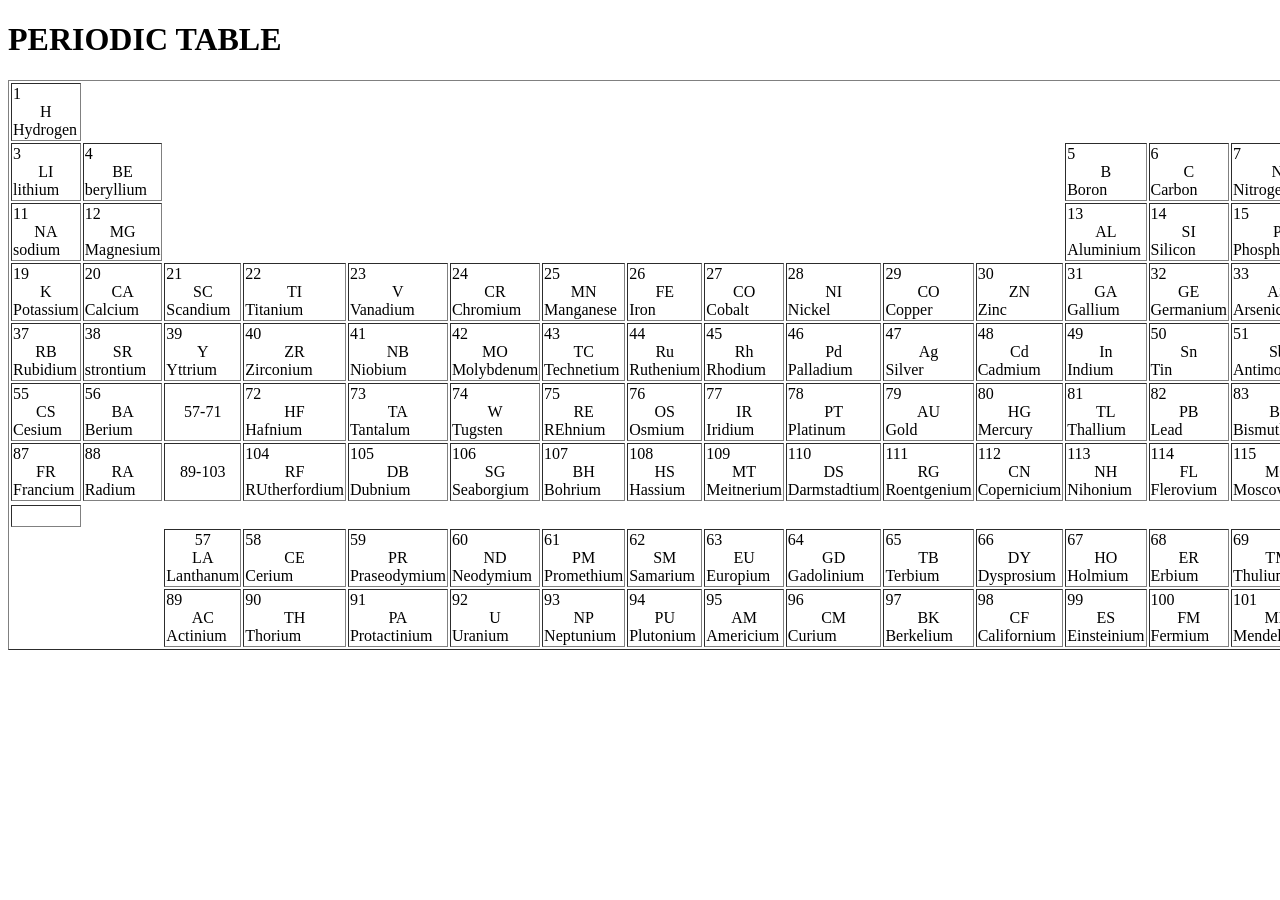
<file: index.html>
<!doctype html>
<html> 
    <head>
        <title align="center  ">PERIODIC TABLE</title>
    </head>
    <body>
        <h1>PERIODIC TABLE</h1>
        <table border="1">
            <tr>
                <td>
                   <div>1</div>
                    <div align="center"> H </div>
                    <div> Hydrogen </div>
                       <td style="border: none;"></td>
                   <td style="border: none;"></td>
                <td style="border: none;"></td>
                <td style="border: none;"></td>
                <td style="border: none;"></td>
                <td style="border: none;"></td>
                <td style="border: none;"></td>
                <td style="border: none;"></td>
                <td style="border: none;"></td>
                <td style="border: none;"></td>
                 <td style="border: none;"></td>
                   <td style="border: none;"></td>
                <td style="border: none;"></td>
                <td style="border: none;"></td>
                <td style="border: none;"></td>
              <td style="border: none;"></td>
                
                <td>
                     <div>2</div>
                    <div align="center"> HE</div>
                    <div> Hellium </div>
                    </td>
                     </tr>
            <tr>
                <td>
                    <div>3</div>    
                    <div align="center">LI</div> 
                    <div>lithium</div>
                    </td>
                    <td>           
                    <div>4</div>
                    <div align="center">BE</div>
                    <div>beryllium</div>
                </td>
                             <td style="border: none;"></td>
                   <td style="border: none;"></td>
                <td style="border: none;"></td>
                <td style="border: none;"></td>
                <td style="border: none;"></td>
                <td style="border: none;"></td>
                <td style="border: none;"></td>
                <td style="border: none;"></td>
                <td style="border: none;"></td>
                <td style="border: none;"></td>

                <td>
                    <div>5</div>
                    <div align="center">B</div>
                    <div>Boron</div>
                </td>
                <td>
                    <div>6</div>
                    <div align="center">C</div>
                    <div>Carbon</div>
                </td>
                <td>
                    <div>7</div>
                    <div align="center">N</div>
                    <div>Nitrogen</div>
                </td>
                <td>
                    <div>8</div>
                    <div align="center">O</div>
                    <div>Oxygen</div>
                </td>
                <td>
                    <div>9</div>
                    <div align="center">F</div>
                    <div>Fluorine</div>
                </td>
                <td>
                    <div>10</div>
                    <div align="center">NE</div>
                    <div>Neon</div>
                </td>
             </tr>
            <tr>
                <td>
                    <div>11</div>
                    <div align="center">NA</div>
                    <div>sodium</div>
                <td>
                    <div>12</div>
                    <div align="center">MG</div>
                    <div>Magnesium</div>
                </td>
                            <td style="border: none;"></td>
                <td style="border: none;"></td>
                <td style="border: none;"></td>
                <td style="border: none;"></td>
                <td style="border: none;"></td>
                <td style="border: none;"></td>
                <td style="border: none;"></td>
                <td style="border: none;"></td>
                <td style="border: none;"></td>
                <td style="border: none;"></td>
                <td>
                    <div>13</div>
                    <div align="center">AL</div>
                    <div>Aluminium</div>
                </td>
                <td>
                    <div>14</div>
                    <div align="center">SI</div>
                    <div>Silicon</div>
                </td>
                <td>
                    <div>15</div>
                    <div align="center">P</div>
                    <div>Phosphorus</div>
                </td>
                <td>
                    <div>16</div>
                    <div align="center">S</div>
                    <div>Sulfur</div>
                </td>
                <td>
                    <div>17</div>
                    <div align="center">CL</div>
                    <div>Chlorine</div>
                </td>
                <td>
                    <div>18</div>
                    <div align="center">AR</div>
                    <div>Argon</div>
                </td>
            </tr>
                <td>
                    <div>19</div>
                    <div align="center">K</div>
                    <div>Potassium</div>
                    <td>
                    <div>20</div>
                    <div align="center">CA</div>
                    <div>Calcium</div>
                <td>
                    <div>21</div>
                    <div align="center">SC</div>
                    <div>Scandium</div>
                </td>
                <td>
                    <div>22</div>
                    <div align="center">TI</div>
                    <div>Titanium</div>
                </td>
            <td>
                    <div>23</div>
                    <div align="center">V</div>
                    <div>Vanadium</div>
                </td>
            <td>
                    <div>24</div>
                    <div align="center">CR</div>
                    <div>Chromium</div>
                </td>
            <td>
                    <div>25</div>
                    <div align="center">MN</div>
                    <div>Manganese</div>
                </td>
            <td>
                    <div>26</div>
                    <div align="center">FE</div>
                    <div>Iron</div>
                </td>
            <td>
                    <div>27</div>
                    <div align="center">CO</div>
                    <div>Cobalt</div>
                </td>
            <td>
                    <div>28</div>
                    <div align="center">NI</div>
                    <div>Nickel</div>
                </td>
                 <td>
                    <div>29</div>
                    <div align="center">CO</div>
                    <div>Copper</div>
                </td>
                 <td>
                    <div>30</div>
                    <div align="center">ZN</div>
                    <div>Zinc</div>
                </td>
             <td>
                    <div>31</div>
                    <div align="center">GA</div>
                    <div>Gallium</div>
                </td>
                 <td>
                    <div>32</div>
                    <div align="center">GE</div>
                    <div>Germanium</div>
                </td>
                 <td>
                    <div>33</div>
                    <div align="center">AS</div>
                    <div>Arsenic</div>
                </td>
                 <td>
                    <div>34</div>
                    <div align="center">SE</div>
                    <div>Selenium</div>
                </td>
                 <td>
                    <div>35</div>
                    <div align="center">BR</div>
                    <div>Bromine</div>
                </td>
                 <td>
                    <div>36</div>
                    <div align="center">KR</div>
                    <div>Krypton</div>
                </td>
            </tr>

             <tr>
                <td>
                    <div>37</div>
                    <div align="center">RB</div>
                    <div>Rubidium</div><td>
                    <div>38</div>
                    <div align="center">SR</div>
                    <div>strontium</div>
                <td>
                    <div>39</div>
                    <div align="center">Y</div>
                    <div>Yttrium</div>
                </td>
                <td>
                    <div>40</div>
                    <div align="center">ZR</div>
                    <div>Zirconium</div>
                </td>
                <td>
                    <div>41</div>
                    <div align="center">NB</div>
                    <div>Niobium</div>
                </td><td>
                    <div>42</div>
                    <div align="center">MO</div>
                    <div>Molybdenum</div>
                </td>
            <td>
                    <div>43</div>
                    <div align="center">TC</div>
                    <div>Technetium</div>
                </td>
                <td>
                     <div>44</div>
                     <div align="center">Ru</div>
                     <div>Ruthenium</div>
                </td>

                <td>
                     <div>45</div>
                     <div align="center">Rh</div>
                     <div>Rhodium</div>
                </td>

                <td>
                     <div>46</div>
                     <div align="center">Pd</div>
                     <div>Palladium</div>
                </td>
 
                <td>
                     <div>47</div>
                     <div align="center">Ag</div>
                     <div>Silver</div>
                </td>

                 <td>
                     <div>48</div>
                     <div align="center">Cd</div>
                     <div>Cadmium</div>   
                    </td>

                 <td>
                     <div>49</div>
                     <div align="center">In</div>
                     <div>Indium</div>
                </td>

                 <td>
                     <div>50</div>
                     <div align="center">Sn</div>
                     <div>Tin</div>
                 </td>

                 <td>
                     <div>51</div>
                     <div align="center">Sb</div>
                     <div>Antimony</div>
                 </td>

                 <td>
                     <div>52</div>
                     <div align="center">Te</div>
                     <div>Tellurium</div>
                 </td>

                 <td>
                     <div>53</div>
                     <div align="center">I</div>
                     <div>Iodine</div>
                 </td>

                 <td>
                     <div>54</div>
                     <div align="center">Xe</div>
                     <div>Xenon</div>
                 </td>
             </tr>
             <tr>
                <td>
                    <div>55</div>
                    <div align="center">CS</div>
                    <div>Cesium</div>
                    <td>
                    <div>56</div>
                    <div align="center">BA</div>
                    <div>Berium</div>
                 <td>
                    <div></div>
                    <div align="center">57-71</div>
                 </td>
                <td>
                    <div>72</div>
                    <div align="center">HF</div>
                    <div>Hafnium</div>
                </td>
                <td>
                    <div>73</div>
                    <div align="center">TA</div>
                    <div>Tantalum</div>
                </td>
            <td>
                    <div>74</div>
                    <div align="center">W</div>
                    <div>Tugsten</div>
            </td>
            <td>
                    <div>75</div>
                    <div align="center">RE</div>
                    <div>REhnium</div>
                </td>
                        <td>
                    <div>76</div>
                    <div align="center">OS</div>
                    <div>Osmium</div>
            <td>
                    <div>77</div>
                    <div align="center">IR</div>
                    <div>Iridium</div>
            <td>
                    <div>78</div>
                    <div align="center">PT</div>
                    <div>Platinum</div>
            <td>
                    <div>79</div>
                    <div align="center">AU</div>
                    <div>Gold</div>
            <td>
                    <div>80</div>
                    <div align="center">HG</div>
                    <div>Mercury</div>
            <td>
                    <div>81</div>
                    <div align="center">TL</div>
                    <div>Thallium</div>
            <td>
                    <div>82</div>
                    <div align="center">PB</div>
                    <div>Lead</div>
            <td>
                    <div>83</div>
                    <div align="center">BI</div>
                    <div>Bismuth</div>
            <td>
                    <div>84</div>
                    <div align="center">PO</div>
                    <div>Polonium</div>
            <td>
                    <div>85</div>
                    <div align="center">AT</div>
                    <div>Astatine</div>
                        <td>
                    <div>86</div>
                    <div align="center">RN</div>
                    <div>Radon</div>
             </td>
            </tr>
        
             <tr>
                <td>
                    <div>87</div>
                    <div align="center">FR</div>
                    <div>Francium</div>
                <td>
                    <div>88</div>
                    <div align="center">RA</div>
                    <div>Radium</div>
                    <td>
                    <div align="center">89-103</div>
                </td>
            <td>
                    <div>104</div>
                    <div align="center">RF</div>
                    <div>RUtherfordium</div>
            </td>
            <td>
                    <div>105</div>
                    <div align="center">DB</div>
                    <div>Dubnium</div>
                </td>
            <td>
                    <div>106</div>
                    <div align="center">SG</div>
                    <div>Seaborgium</div>
                </td>
                <td>
                    <div>107</div>
                    <div align="center">BH</div>
                    <div>Bohrium</div>
                </td>
                
            <td>
                    <div>108</div>
                    <div align="center">HS</div>
                    <div>Hassium</div>
            <td>
                    <div>109</div>
                    <div align="center">MT</div>
                    <div>Meitnerium</div>
            <td>
                    <div>110</div>
                    <div align="center">DS</div>
                    <div>Darmstadtium</div>
            <td>
                    <div>111</div>
                    <div align="center">RG</div>
                    <div>Roentgenium</div>
            <td>
                    <div>112</div>
                    <div align="center">CN</div>
                    <div>Copernicium</div>
            <td>
                    <div>113</div>
                    <div align="center">NH</div>
                    <div>Nihonium</div>
            <td>
                    <div>114</div>
                    <div align="center">FL</div>
                    <div>Flerovium</div>
            <td>
                    <div>115</div>
                    <div align="center">MC</div>
                    <div>Moscovium</div>
            <td>
                    <div>116</div>
                    <div align="center">LV</div>
                    <div>Livermorium</div>
            <td>
                    <div>117</div>
                    <div align="center">TS</div>
                    <div>Tennessine</div>
            <td>
                    <div>118</div>
                    <div align="center">OG</div>
                    <div>Oganesson</div>
             </td>
             <tr>
                </tr>
              <tr>
                  <td><br></td>
              </tr>
                <td style="border: none;"></td>
                <td style="border: none;"></td>
                 <td align="center">
                    <div>57</div>
                    <div align="center">LA</div>
                    <div>Lanthanum</div>
                <td>
                    <div>58</div>
                    <div align="center">CE</div>
                    <div>Cerium</div>
                <td>
                    <div>59</div>
                    <div align="center">PR</div>
                    <div>Praseodymium</div>
                <td>
                    <div>60</div>
                    <div align="center">ND</div>
                    <div>Neodymium</div>
                <td>
                    <div>61</div>
                    <div align="center">PM</div>
                    <div>Promethium</div>
                <td>
                    <div>62</div>
                    <div align="center">SM</div>
                    <div>Samarium</div>
                <td>
                    <div>63</div>
                    <div align="center">EU</div>
                    <div>Europium</div>
                <td>
                    <div>64</div>
                    <div align="center">GD</div>
                    <div>Gadolinium</div>
                <td>
                    <div>65</div>
                    <div align="center">TB</div>
                    <div>Terbium</div>
                <td>
                    <div>66</div>
                    <div align="center">DY</div>
                    <div>Dysprosium</div>
                <td>
                    <div>67</div>
                    <div align="center">HO</div>
                    <div>Holmium</div>
                <td>
                    <div>68</div>
                    <div align="center">ER</div>
                    <div>Erbium</div>
                <td>
                    <div>69</div>
                    <div align="center">TM</div>
                    <div>Thulium</div>
                <td>
                    <div>70</div>
                    <div align="center">YB</div>
                    <div>Ytterbium</div>
                <td>
                    <div>71</div>
                    <div align="center">LU</div>
                    <div>Lutetium</div>
             </tr>
             <tr>
                <td style="border: none;"></td>
                <td style="border: none;"></td>
                <td>
                    <div>89</div>
                    <div align="center">AC</div>
                    <div>Actinium</div>
                <td>
                    <div>90</div>
                    <div align="center">TH</div>
                    <div>Thorium</div>
                <td>
                    <div>91</div>
                    <div align="center">PA</div>
                    <div>Protactinium</div>
                <td>
                    <div>92</div>
                    <div align="center">U</div>
                    <div>Uranium</div>
                <td>
                    <div>93</div>
                    <div align="center">NP</div>
                    <div>Neptunium</div>
                <td>
                    <div>94</div>
                    <div align="center">PU</div>
                    <div>Plutonium</div>
                <td>
                    <div>95</div>
                    <div align="center">AM</div>
                    <div>Americium</div>
                <td>
                    <div>96</div>
                    <div align="center">CM</div>
                    <div>Curium</div>
                <td>
                    <div>97</div>
                    <div align="center">BK</div>
                    <div>Berkelium</div>
                <td>
                    <div>98</div>
                    <div align="center">CF</div>
                    <div>Californium</div>
                <td>
                    <div>99</div>
                    <div align="center">ES</div>
                    <div>Einsteinium</div>
                <td>
                    <div>100</div>
                    <div align="center">FM</div>
                    <div>Fermium</div>
                <td>
                    <div>101</div>
                    <div align="center">MD</div>
                    <div>Mendelevium</div>
                <td>
                    <div>102</div>
                    <div align="center">NO</div>
                    <div>Nobelium</div>
                <td>
                    <div>103</div>
                    <div align="center">LR</div>
                    <div>Lawrencium</div>
             </tr>

            
             

        </table>
    </body>
</html>
</file>
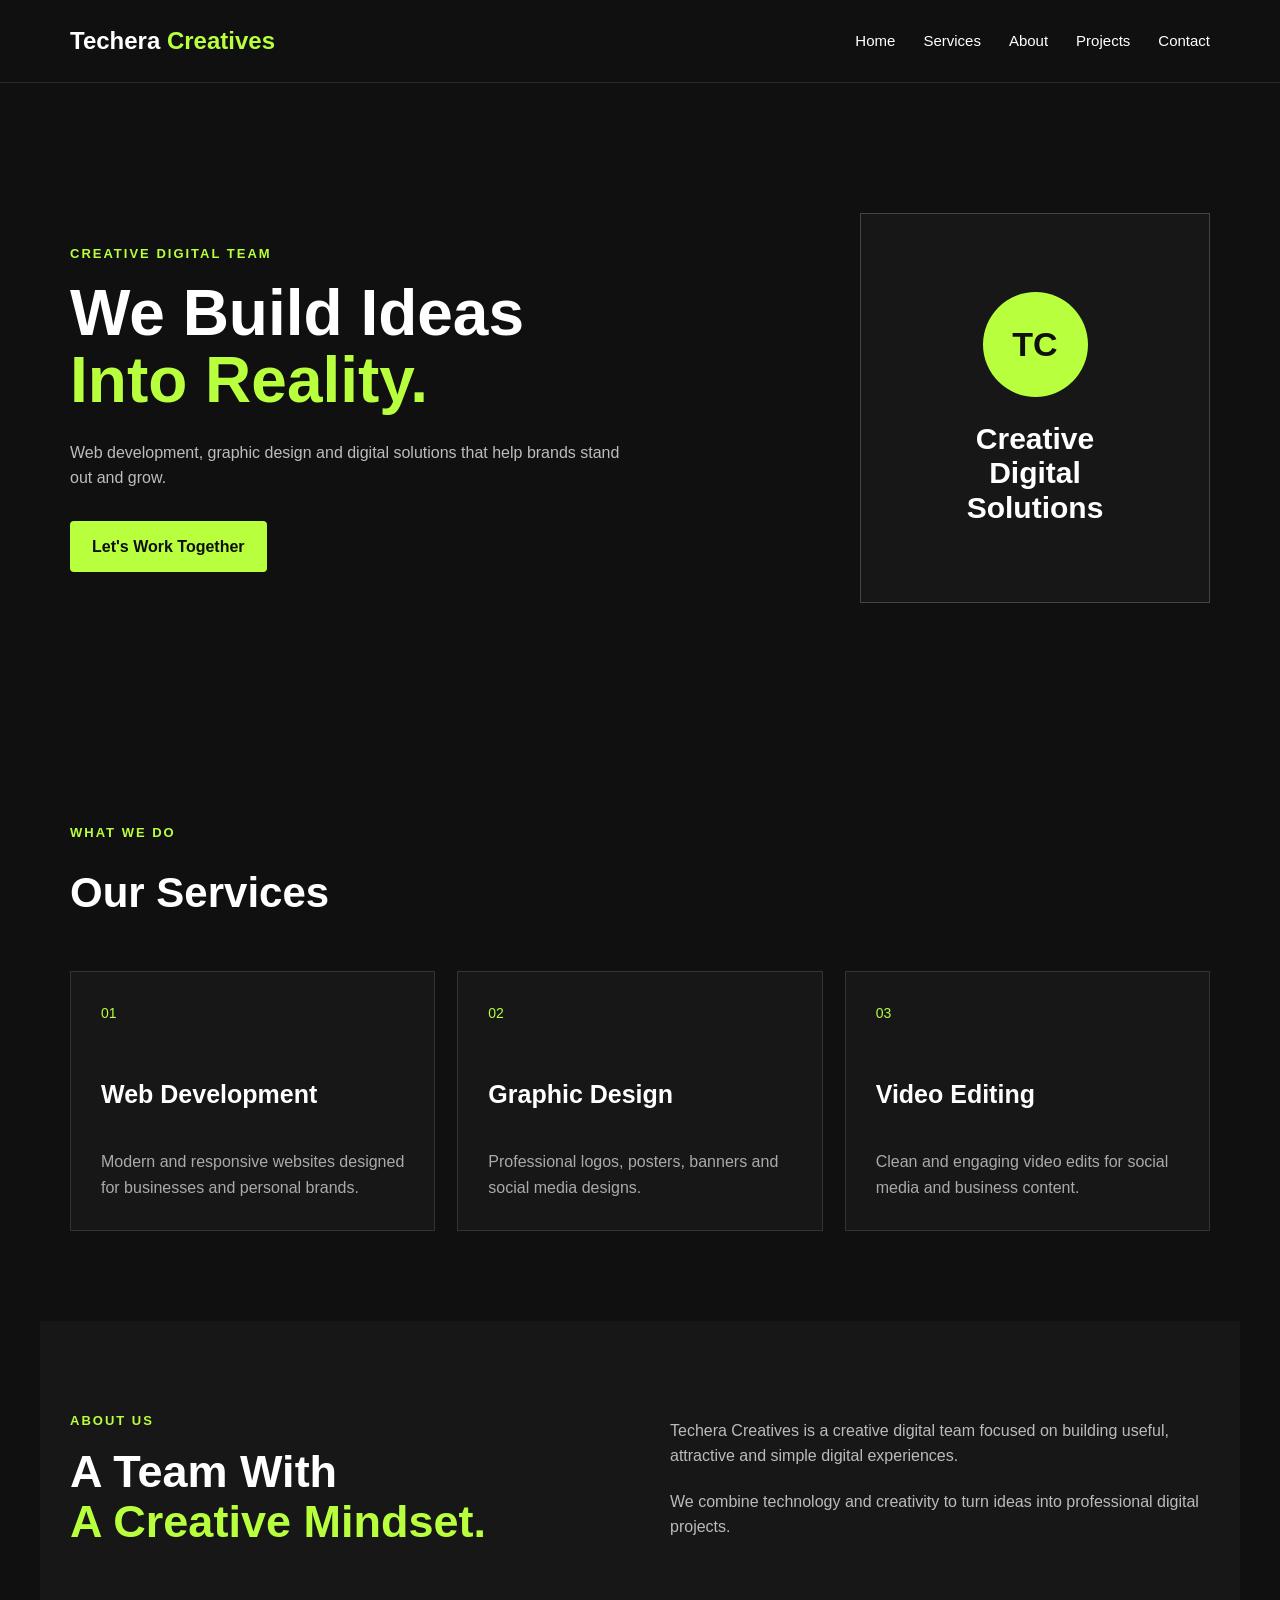
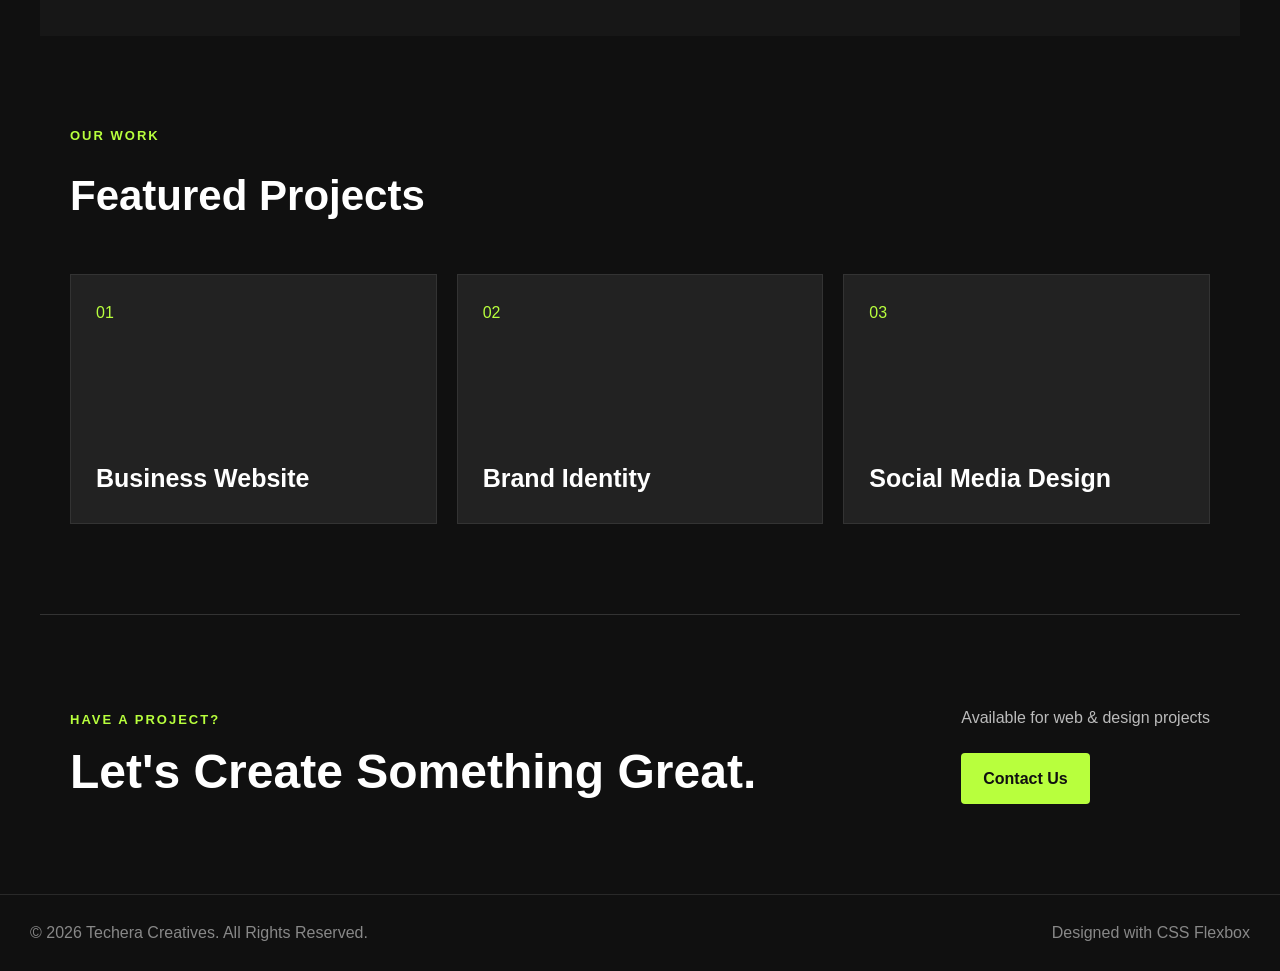
<file: flexbox.html>
<!DOCTYPE html>
<html lang="en">
<head>
    <meta charset="UTF-8">
    <meta name="viewport" content="width=device-width, initial-scale=1.0">
    <title>Techera Creatives</title>
    <link rel="stylesheet" href="style.css">
</head>

<body>

    <header>
        <nav class="navbar">
            <div class="logo">Techera <span>Creatives</span></div>

            <div class="nav-links">
                <a href="#home">Home</a>
                <a href="#services">Services</a>
                <a href="#about">About</a>
                <a href="#projects">Projects</a>
                <a href="#contact">Contact</a>
            </div>
        </nav>
    </header>


    <section id="home" class="hero">

        <div class="hero-text">
            <p class="small-title">CREATIVE DIGITAL TEAM</p>

            <h1>
                We Build Ideas
                <span>Into Reality.</span>
            </h1>

            <p>
                Web development, graphic design and digital solutions
                that help brands stand out and grow.
            </p>

            <a href="#contact" class="button">Let's Work Together</a>
        </div>

        <div class="hero-box">
            <div class="circle">TC</div>

            <h2>
                Creative<br>
                Digital<br>
                Solutions
            </h2>
        </div>

    </section>


    <section id="services" class="section">

        <div class="section-heading">
            <p class="small-title">WHAT WE DO</p>
            <h2>Our Services</h2>
        </div>

        <div class="service-container">

            <div class="card">
                <div class="number">01</div>

                <h3>Web Development</h3>

                <p>
                    Modern and responsive websites designed
                    for businesses and personal brands.
                </p>
            </div>


            <div class="card">
                <div class="number">02</div>

                <h3>Graphic Design</h3>

                <p>
                    Professional logos, posters, banners
                    and social media designs.
                </p>
            </div>


            <div class="card">
                <div class="number">03</div>

                <h3>Video Editing</h3>

                <p>
                    Clean and engaging video edits for
                    social media and business content.
                </p>
            </div>

        </div>

    </section>


    <section id="about" class="about section">

        <div class="about-box">
            <p class="small-title">ABOUT US</p>

            <h2>
                A Team With
                <span>A Creative Mindset.</span>
            </h2>
        </div>


        <div class="about-text">

            <p>
                Techera Creatives is a creative digital team
                focused on building useful, attractive and
                simple digital experiences.
            </p>

            <p>
                We combine technology and creativity to turn
                ideas into professional digital projects.
            </p>

        </div>

    </section>


    <section id="projects" class="section">

        <div class="section-heading">
            <p class="small-title">OUR WORK</p>
            <h2>Featured Projects</h2>
        </div>


        <div class="project-container">

            <div class="project">
                <p>01</p>
                <h3>Business Website</h3>
            </div>


            <div class="project">
                <p>02</p>
                <h3>Brand Identity</h3>
            </div>


            <div class="project">
                <p>03</p>
                <h3>Social Media Design</h3>
            </div>

        </div>

    </section>


    <section id="contact" class="contact section">

        <div>
            <p class="small-title">HAVE A PROJECT?</p>

            <h2>
                Let's Create
                Something Great.
            </h2>
        </div>


        <div class="contact-info">

            <p>Available for web & design projects</p>

            <a href="#home" class="button">
                Contact Us
            </a>

        </div>

    </section>


    <footer>

        <p>© 2026 Techera Creatives. All Rights Reserved.</p>

        <p>Designed with CSS Flexbox</p>

    </footer>

</body>
</html>
</file>
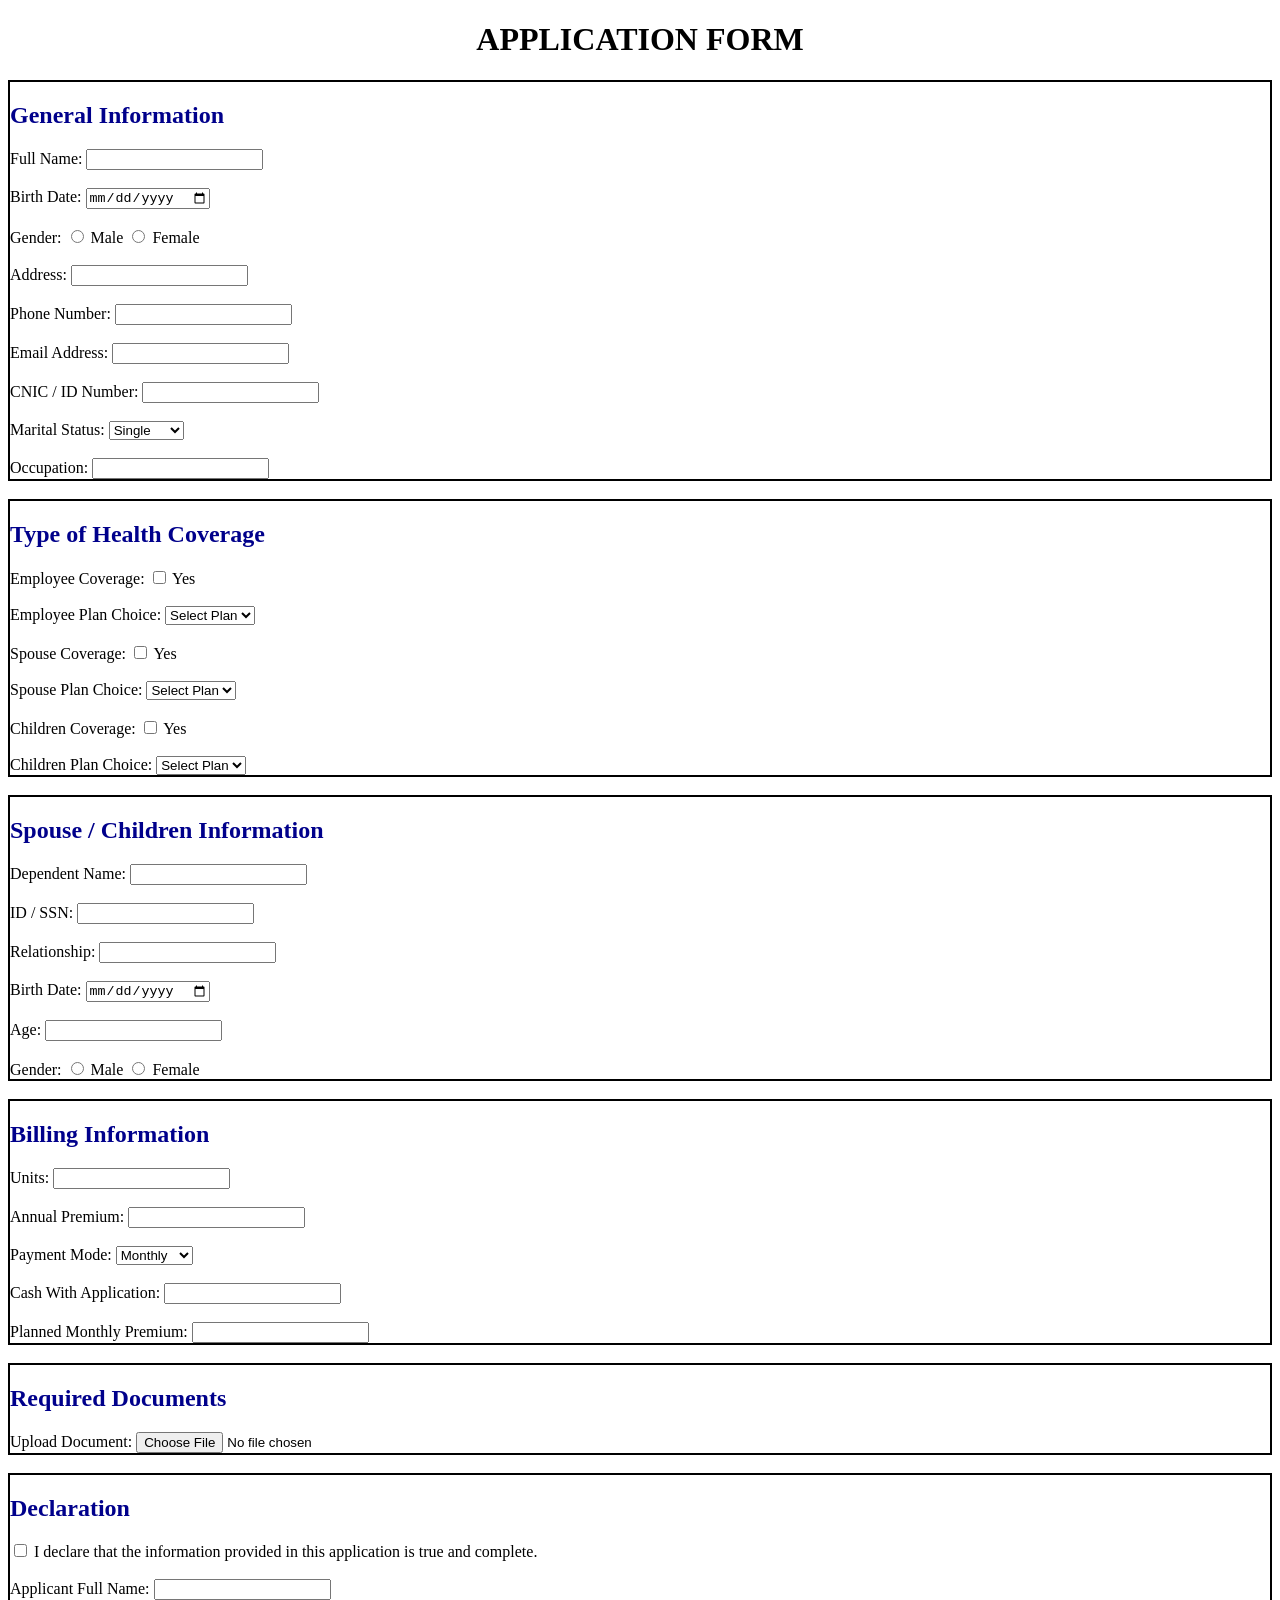
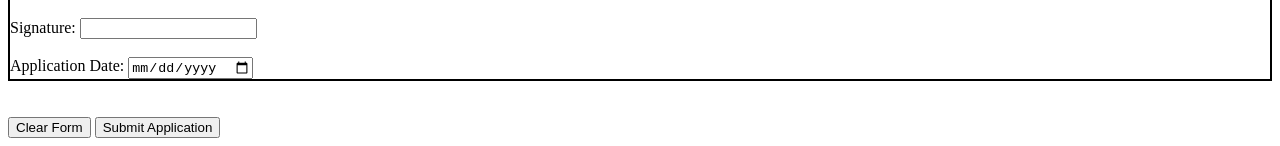
<file: forms .html>
<!DOCTYPE html>
<html>
<head>
    <title>Application Form</title>
</head>

<body>

    <h1 align="center ">APPLICATION FORM</h1>

    <form>

        <!-- General Information -->

        <div style="border: 2px solid black;">

              <h2 style="color: darkblue;">General Information</h2>

              <label>Full Name:</label>
              <input type="text">

            <br><br>

            <label>Birth Date:</label>
            <input type="date">

            <br><br>

            <label>Gender:</label>
            <input type="radio" name="gender"> Male
            <input type="radio" name="gender"> Female

            <br><br>

            <label>Address:</label>
            <input type="text">

            <br><br>

            <label>Phone Number:</label>
            <input type="text">

            <br><br>

            <label>Email Address:</label>
            <input type="text">

            <br><br>

            <label>CNIC / ID Number:</label>
            <input type="text">

            <br><br>

            <label>Marital Status:</label>
            <select>
                <option>Single</option>
                <option>Married</option>
                <option>Divorced</option>
            </select>

            <br><br>

            <label>Occupation:</label>
            <input type="text">

        </div>

        <br>


        <!-- Health Coverage -->

        <div style="border: 2px solid black;">

            <h2 style="color: darkblue;">Type of Health Coverage</h2>

            <label>Employee Coverage:</label>
            <input type="checkbox"> Yes

            <br><br>

            <label>Employee Plan Choice:</label>
            <select>
                <option>Select Plan</option>
                <option>Plan A</option>
                <option>Plan B</option>
            </select>

            <br><br>

            <label>Spouse Coverage:</label>
            <input type="checkbox"> Yes

            <br><br>

            <label>Spouse Plan Choice:</label>
            <select>
                <option>Select Plan</option>
                <option>Plan A</option>
                <option>Plan B</option>
            </select>

            <br><br>

            <label>Children Coverage:</label>
            <input type="checkbox"> Yes

            <br><br>

            <label>Children Plan Choice:</label>
            <select>
                <option>Select Plan</option>
                <option>Plan A</option>
                <option>Plan B</option>
            </select>

        </div>

        <br>


        <!-- Spouse / Children Information -->

        <div style="border: 2px solid black;">

            <h2 style="color: darkblue;">Spouse / Children Information</h2>

            <label>Dependent Name:</label>
            <input type="text">

            <br><br>

            <label>ID / SSN:</label>
            <input type="text">

            <br><br>

            <label>Relationship:</label>
            <input type="text">

            <br><br>

            <label>Birth Date:</label>
            <input type="date">

            <br><br>

            <label>Age:</label>
            <input type="text">

            <br><br>

            <label>Gender:</label>
            <input type="radio" name="dependent"> Male
            <input type="radio" name="dependent"> Female

        </div>

        <br>


        <!-- Billing Information -->

        <div style="border: 2px solid black;">

            <h2 style="color: darkblue;">Billing Information</h2>

            <label>Units:</label>
            <input type="text">

            <br><br>

            <label>Annual Premium:</label>
            <input type="text">

            <br><br>

            <label>Payment Mode:</label>
            <select>
                <option>Monthly</option>
                <option>Quarterly</option>
                <option>Yearly</option>
            </select>

            <br><br>

            <label>Cash With Application:</label>
            <input type="text">

            <br><br>

            <label>Planned Monthly Premium:</label>
            <input type="text">

        </div>

        <br>


        <!-- Required Documents -->

        <div style="border: 2px solid black;">

            <h2 style="color: darkblue;">Required Documents</h2>

            <label>Upload Document:</label>
            <input type="file">

        </div>

        <br>


        <!-- Declaration -->

        <div style="border: 2px solid black;">

            <h2 style="color: darkblue;">Declaration</h2>

            <input type="checkbox">

            <label>
                I declare that the information provided in this application
                is true and complete.
            </label>

            <br><br>

            <label>Applicant Full Name:</label>
            <input type="text">

            <br><br>

            <label>Signature:</label>
            <input type="text">

            <br><br>

            <label>Application Date:</label>
            <input type="date">

        </div>

        <br><br>


        <!-- Buttons -->

        <input type="reset" value="Clear Form">

        <input type="submit" value="Submit Application">

    </form>

</body>
</html>
</file>
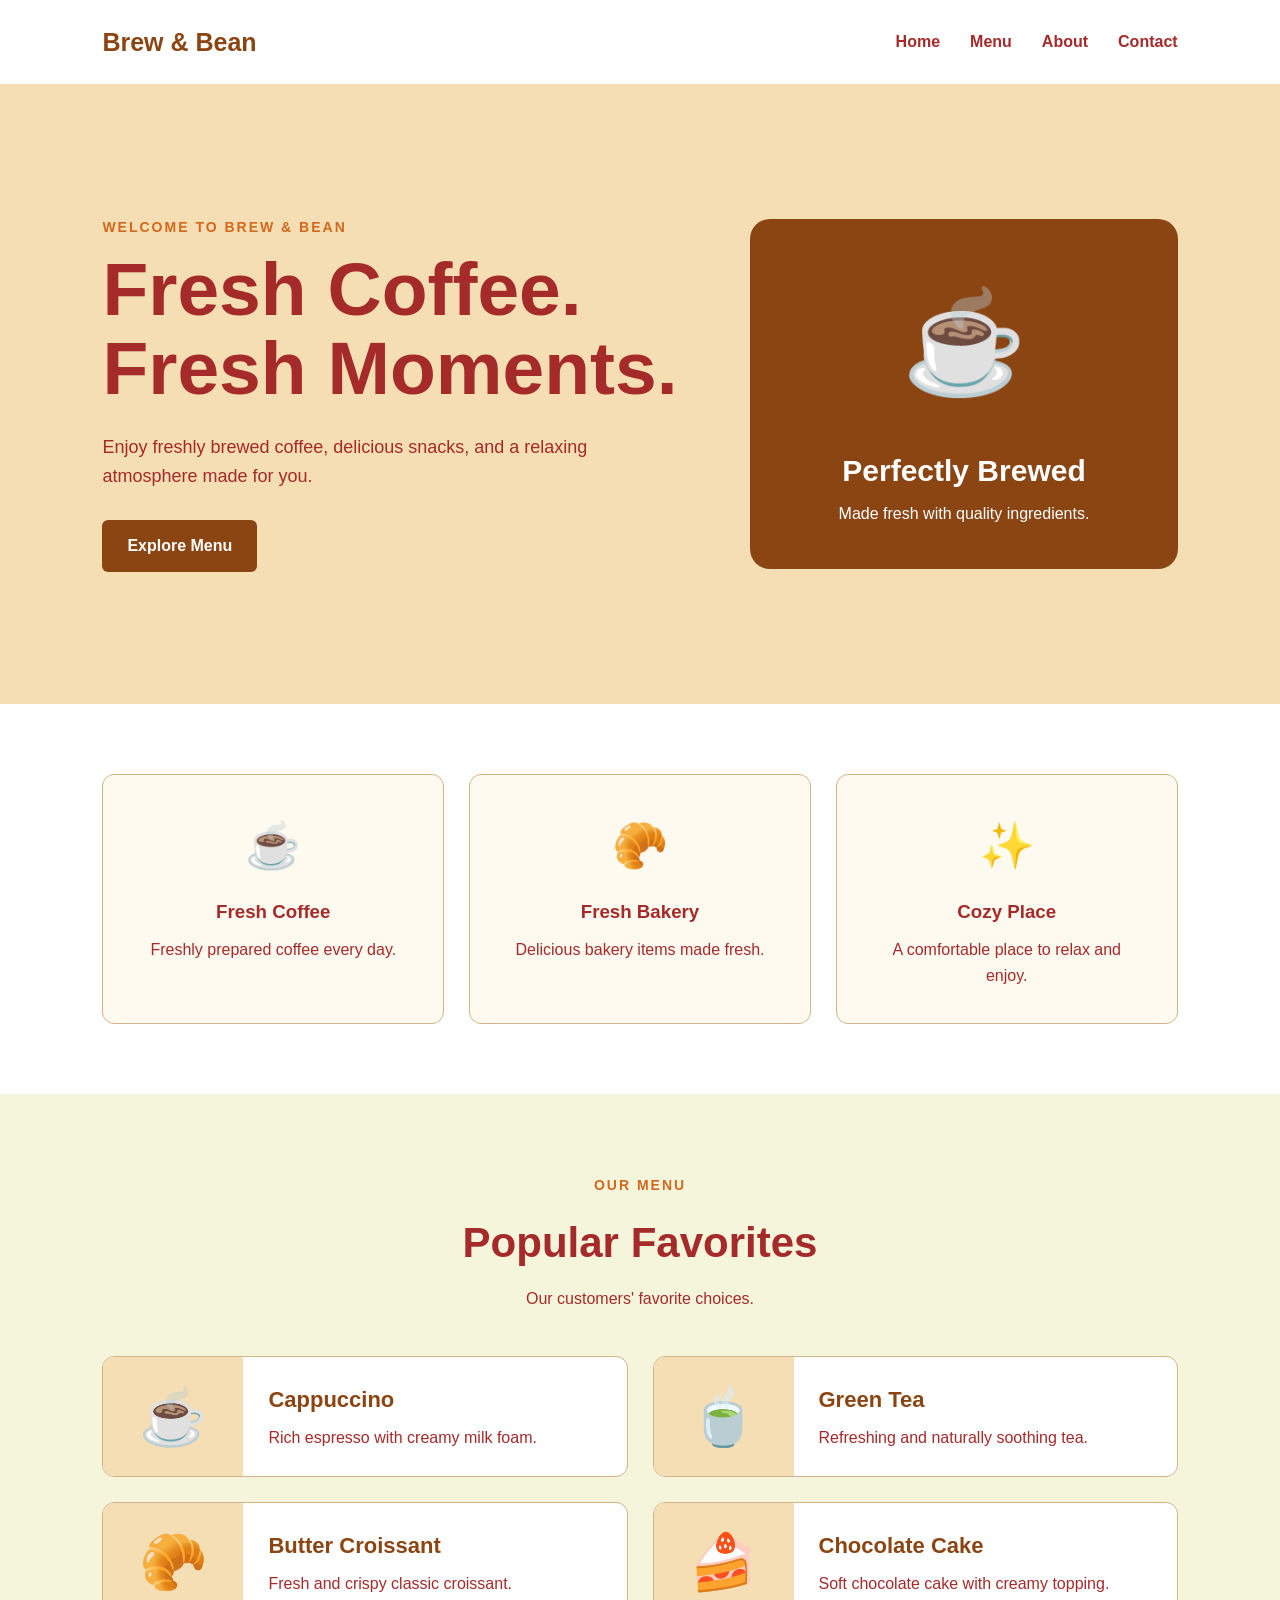
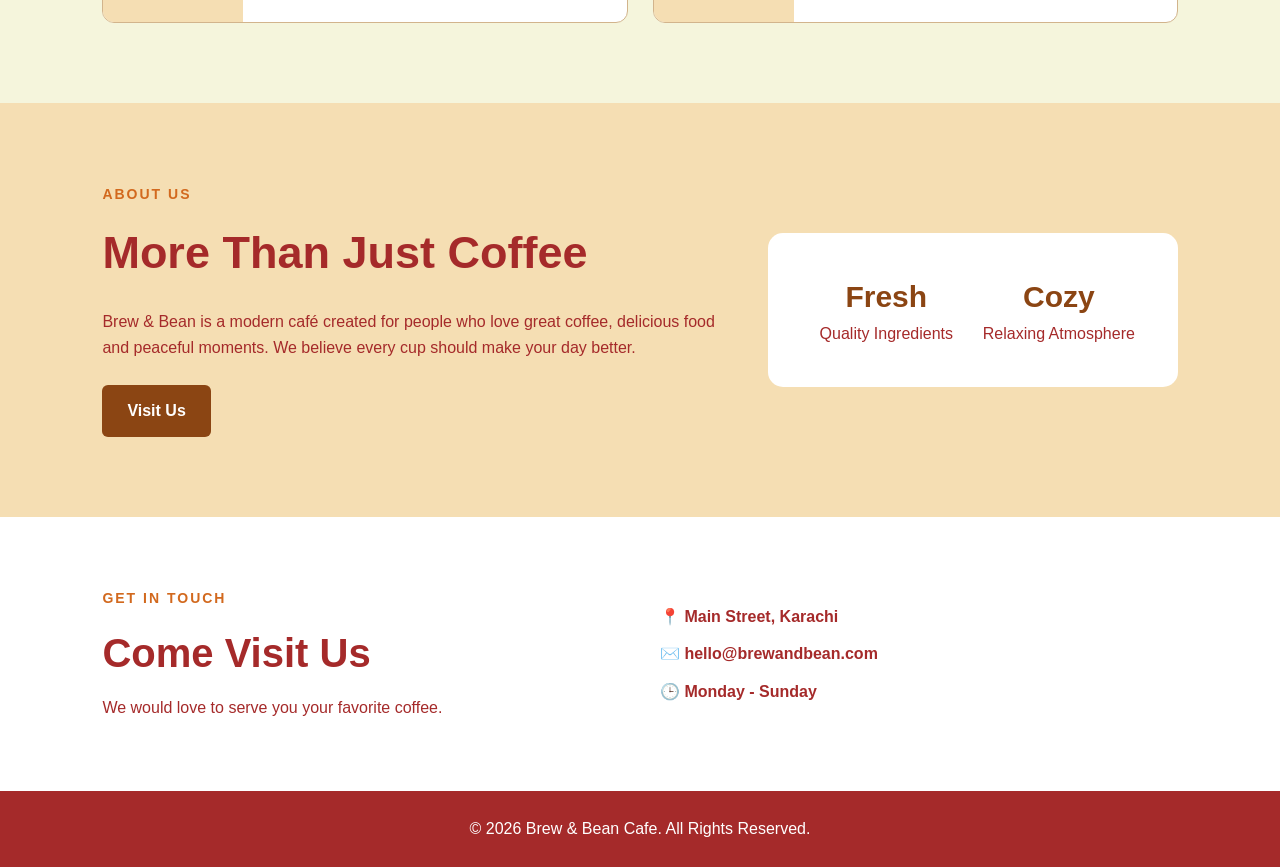
<file: grid.html>
<!DOCTYPE html>
<html lang="en">
<head>
    <meta charset="UTF-8">
    <meta name="viewport" content="width=device-width, initial-scale=1.0">
    <title>Brew & Bean Cafe</title>
    <link rel="stylesheet" href="grid.css">
</head>

<body>

    <!-- Header -->
    <header class="header">

        <div class="logo">
            Brew & Bean
        </div>

        <nav>
            <a href="#home">Home</a>
            <a href="#menu">Menu</a>
            <a href="#about">About</a>
            <a href="#contact">Contact</a>
        </nav>

    </header>


    <!-- Hero Section -->
    <section class="hero" id="home">

        <div class="hero-content">

            <p class="small-title">WELCOME TO BREW & BEAN</p>

            <h1>
                Fresh Coffee.<br>
                Fresh Moments.
            </h1>

            <p>
                Enjoy freshly brewed coffee, delicious snacks,
                and a relaxing atmosphere made for you.
            </p>

            <a href="#menu" class="btn">
                Explore Menu
            </a>

        </div>


        <div class="hero-box">

            <div class="coffee-icon">
                ☕
            </div>

            <h2>
                Perfectly Brewed
            </h2>

            <p>
                Made fresh with quality ingredients.
            </p>

        </div>

    </section>


    <!-- Features -->
    <section class="features">

        <div class="feature-card">

            <div class="icon">☕</div>

            <h3>
                Fresh Coffee
            </h3>

            <p>
                Freshly prepared coffee every day.
            </p>

        </div>


        <div class="feature-card">

            <div class="icon">🥐</div>

            <h3>
                Fresh Bakery
            </h3>

            <p>
                Delicious bakery items made fresh.
            </p>

        </div>


        <div class="feature-card">

            <div class="icon">✨</div>

            <h3>
                Cozy Place
            </h3>

            <p>
                A comfortable place to relax and enjoy.
            </p>

        </div>

    </section>


    <!-- Menu Section -->
    <section class="menu-section" id="menu">

        <div class="section-heading">

            <p class="small-title">
                OUR MENU
            </p>

            <h2>
                Popular Favorites
            </h2>

            <p>
                Our customers' favorite choices.
            </p>

        </div>


        <div class="menu-grid">

            <div class="menu-card">

                <div class="menu-image">
                    ☕
                </div>

                <div class="menu-info">

                    <h3>
                        Cappuccino
                    </h3>

                    <p>
                        Rich espresso with creamy milk foam.
                    </p>

                </div>

            </div>


            <div class="menu-card">

                <div class="menu-image">
                    🍵
                </div>

                <div class="menu-info">

                    <h3>
                        Green Tea
                    </h3>

                    <p>
                        Refreshing and naturally soothing tea.
                    </p>

                </div>

            </div>


            <div class="menu-card">

                <div class="menu-image">
                    🥐
                </div>

                <div class="menu-info">

                    <h3>
                        Butter Croissant
                    </h3>

                    <p>
                        Fresh and crispy classic croissant.
                    </p>

                </div>

            </div>


            <div class="menu-card">

                <div class="menu-image">
                    🍰
                </div>

                <div class="menu-info">

                    <h3>
                        Chocolate Cake
                    </h3>

                    <p>
                        Soft chocolate cake with creamy topping.
                    </p>

                </div>

            </div>

        </div>

    </section>


    <!-- About Section -->
    <section class="about" id="about">

        <div class="about-content">

            <p class="small-title">
                ABOUT US
            </p>

            <h2>
                More Than Just Coffee
            </h2>

            <p>
                Brew & Bean is a modern café created for people
                who love great coffee, delicious food and peaceful
                moments. We believe every cup should make your day better.
            </p>

            <a href="#contact" class="btn">
                Visit Us
            </a>

        </div>


        <div class="about-box">

            <div>
                <h3>
                    Fresh
                </h3>

                <p>
                    Quality Ingredients
                </p>
            </div>


            <div>
                <h3>
                    Cozy
                </h3>

                <p>
                    Relaxing Atmosphere
                </p>
            </div>

        </div>

    </section>


    <!-- Contact Section -->
    <section class="contact" id="contact">

        <div>

            <p class="small-title">
                GET IN TOUCH
            </p>

            <h2>
                Come Visit Us
            </h2>

            <p>
                We would love to serve you your favorite coffee.
            </p>

        </div>


        <div class="contact-info">

            <p>
                📍 Main Street, Karachi
            </p>

            <p>
                ✉️ hello@brewandbean.com
            </p>

            <p>
                🕒 Monday - Sunday
            </p>

        </div>

    </section>


    <!-- Footer -->
    <footer>

        <p>
            © 2026 Brew & Bean Cafe. All Rights Reserved.
        </p>

    </footer>

</body>
</html>
</file>
<file: style.css>
* {
    margin: 0;
    padding: 0;
    box-sizing: border-box;
}

html {
    scroll-behavior: smooth;
}

body {
    font-family: Arial, sans-serif;
    background: #101010;
    color: white;
    line-height: 1.6;
}


/* NAVBAR */

header {
    background: #101010;
    border-bottom: 1px solid #292929;
}

.navbar {
    max-width: 1200px;
    margin: auto;
    padding: 22px 30px;

    display: flex;
    justify-content: space-between;
    align-items: center;
    gap: 20px;
}

.logo {
    font-size: 24px;
    font-weight: bold;
}

.logo span {
    color: #b8ff3d;
}

.nav-links {
    display: flex;
    gap: 28px;
    flex-wrap: wrap;
}

.nav-links a {
    color: white;
    text-decoration: none;
    font-size: 15px;
}

.nav-links a:hover {
    color: #b8ff3d;
}


/* HERO */

.hero {
    max-width: 1200px;
    min-height: 650px;
    margin: auto;
    padding: 70px 30px;

    display: flex;
    justify-content: space-between;
    align-items: center;
    gap: 60px;
}

.hero-text {
    flex: 1;
}

.small-title {
    color: #b8ff3d;
    font-size: 13px;
    font-weight: bold;
    letter-spacing: 2px;
    margin-bottom: 15px;
}

.hero h1 {
    font-size: 64px;
    line-height: 1.05;
    margin-bottom: 25px;
}

.hero h1 span {
    display: block;
    color: #b8ff3d;
}

.hero-text > p:not(.small-title) {
    max-width: 560px;
    color: #bdbdbd;
    margin-bottom: 30px;
}

.button {
    display: inline-block;
    background: #b8ff3d;
    color: #101010;

    padding: 13px 22px;

    text-decoration: none;
    font-weight: bold;

    border-radius: 4px;
}


/* HERO BOX */

.hero-box {
    width: 350px;
    height: 390px;

    border: 1px solid #444;
    background: #171717;

    display: flex;
    flex-direction: column;
    justify-content: center;
    align-items: center;

    text-align: center;
}

.circle {
    width: 105px;
    height: 105px;

    border-radius: 50%;

    background: #b8ff3d;
    color: #101010;

    display: flex;
    justify-content: center;
    align-items: center;

    font-size: 34px;
    font-weight: bold;

    margin-bottom: 25px;
}

.hero-box h2 {
    font-size: 30px;
    line-height: 1.15;
}


/* GENERAL SECTION */

.section {
    max-width: 1200px;
    margin: auto;
    padding: 90px 30px;
}

.section-heading {
    margin-bottom: 45px;
}

.section-heading h2 {
    font-size: 42px;
}


/* SERVICES */

.service-container {
    display: flex;
    gap: 22px;
    flex-wrap: wrap;
}

.card {
    flex: 1 1 250px;

    min-height: 260px;

    padding: 30px;

    border: 1px solid #333;
    background: #171717;

    display: flex;
    flex-direction: column;
    justify-content: space-between;
}

.card:hover {
    border-color: #b8ff3d;
}

.number {
    color: #b8ff3d;
    font-size: 14px;
}

.card h3 {
    font-size: 25px;
    margin: 25px 0 10px;
}

.card p {
    color: #aaa;
}


/* ABOUT */

.about {
    display: flex;
    justify-content: space-between;
    gap: 60px;
    background: #171717;
}

.about-box,
.about-text {
    flex: 1;
}

.about-box h2 {
    font-size: 45px;
    line-height: 1.1;
}

.about-box h2 span {
    display: block;
    color: #b8ff3d;
}

.about-text {
    color: #bbb;

    display: flex;
    flex-direction: column;
    justify-content: center;
    gap: 20px;
}


/* PROJECTS */

.project-container {
    display: flex;
    gap: 20px;
    flex-wrap: wrap;
}

.project {
    flex: 1 1 280px;

    min-height: 250px;

    padding: 25px;

    display: flex;
    flex-direction: column;
    justify-content: flex-end;

    background: #222;

    border: 1px solid #333;
}

.project p {
    color: #b8ff3d;
    margin-bottom: auto;
}

.project h3 {
    font-size: 25px;
}


/* CONTACT */

.contact {
    display: flex;
    justify-content: space-between;
    align-items: center;

    gap: 50px;

    border-top: 1px solid #333;
}

.contact h2 {
    font-size: 48px;
    line-height: 1.1;
}

.contact-info {
    color: #bbb;

    display: flex;
    flex-direction: column;
    gap: 12px;
}

.contact-info .button {
    align-self: flex-start;
    margin-top: 10px;
}


/* FOOTER */

footer {
    padding: 25px 30px;

    border-top: 1px solid #292929;

    color: #888;

    display: flex;
    justify-content: space-between;

    gap: 20px;
    flex-wrap: wrap;
}


/* TABLET / MOBILE */

@media (max-width: 800px) {

    .navbar,
    .hero,
    .about,
    .contact {
        flex-direction: column;
    }

    .navbar {
        align-items: flex-start;
    }

    .nav-links {
        gap: 15px;
    }

    .hero {
        text-align: center;
        padding-top: 50px;
    }

    .hero h1 {
        font-size: 45px;
    }

    .hero-text > p:not(.small-title) {
        margin-left: auto;
        margin-right: auto;
    }

    .hero-box {
        width: 100%;
        max-width: 350px;
    }

    .about-box h2,
    .contact h2 {
        font-size: 38px;
    }

    .contact {
        align-items: flex-start;
    }
}


/* SMALL MOBILE */

@media (max-width: 500px) {

    .navbar {
        padding: 18px 20px;
    }

    .nav-links {
        flex-direction: column;
        gap: 8px;
    }

    .hero,
    .section {
        padding-left: 20px;
        padding-right: 20px;
    }

    .hero h1 {
        font-size: 38px;
    }

    .hero-box {
        height: 320px;
    }

    .section-heading h2 {
        font-size: 34px;
    }
}
</file>
<file: grid.css>
* {
    margin: 0;
    padding: 0;
    box-sizing: border-box;
}

html {
    scroll-behavior: smooth;
}

body {
    font-family: Arial, sans-serif;
    background: beige;
    color: brown;
    line-height: 1.6;
}


/* Header */

.header {
    display: grid;
    grid-template-columns: 1fr auto;
    align-items: center;
    padding: 22px 8%;
    background: white;
}

.logo {
    font-size: 25px;
    font-weight: bold;
    color: saddlebrown;
}

nav {
    display: grid;
    grid-auto-flow: column;
    gap: 30px;
}

nav a {
    text-decoration: none;
    color: brown;
    font-weight: bold;
}

nav a:hover {
    color: chocolate;
}


/* Hero */

.hero {
    display: grid;
    grid-template-columns: 1.4fr 1fr;
    gap: 50px;
    align-items: center;
    min-height: 620px;
    padding: 70px 8%;
    background: wheat;
}

.hero-content {
    max-width: 650px;
}

.small-title {
    color: chocolate;
    font-size: 14px;
    font-weight: bold;
    letter-spacing: 2px;
    margin-bottom: 12px;
}

.hero h1 {
    font-size: clamp(45px, 6vw, 75px);
    line-height: 1.05;
    margin-bottom: 25px;
    color: brown;
}

.hero-content > p:not(.small-title) {
    font-size: 18px;
    max-width: 550px;
    margin-bottom: 30px;
}

.btn {
    display: inline-block;
    padding: 13px 25px;
    background: saddlebrown;
    color: white;
    text-decoration: none;
    border-radius: 6px;
    font-weight: bold;
}

.btn:hover {
    background: chocolate;
}

.hero-box {
    display: grid;
    place-items: center;
    text-align: center;
    min-height: 350px;
    padding: 40px;
    background: saddlebrown;
    color: white;
    border-radius: 20px;
}

.coffee-icon {
    font-size: 100px;
    margin-bottom: 20px;
}

.hero-box h2 {
    font-size: 30px;
}


/* Features */

.features {
    display: grid;
    grid-template-columns: repeat(3, 1fr);
    gap: 25px;
    padding: 70px 8%;
    background: white;
}

.feature-card {
    padding: 35px;
    text-align: center;
    border: 1px solid tan;
    border-radius: 12px;
    background: floralwhite;
}

.icon {
    font-size: 45px;
    margin-bottom: 15px;
}

.feature-card h3 {
    margin-bottom: 10px;
}


/* Menu */

.menu-section {
    padding: 80px 8%;
    background: beige;
}

.section-heading {
    text-align: center;
    margin-bottom: 45px;
}

.section-heading h2 {
    font-size: 42px;
    margin-bottom: 10px;
}

.menu-grid {
    display: grid;
    grid-template-columns: repeat(2, 1fr);
    gap: 25px;
}

.menu-card {
    display: grid;
    grid-template-columns: 140px 1fr;
    background: white;
    border-radius: 12px;
    overflow: hidden;
    border: 1px solid tan;
}

.menu-image {
    display: grid;
    place-items: center;
    background: wheat;
    font-size: 55px;
}

.menu-info {
    padding: 25px;
}

.menu-info h3 {
    font-size: 22px;
    margin-bottom: 8px;
    color: saddlebrown;
}


/* About */

.about {
    display: grid;
    grid-template-columns: 1.5fr 1fr;
    gap: 50px;
    align-items: center;
    padding: 80px 8%;
    background: wheat;
}

.about-content h2 {
    font-size: 45px;
    margin-bottom: 20px;
}

.about-content p:not(.small-title) {
    max-width: 650px;
    margin-bottom: 25px;
}

.about-box {
    display: grid;
    grid-template-columns: 1fr 1fr;
    gap: 15px;
    text-align: center;
    padding: 40px;
    background: white;
    border-radius: 15px;
}

.about-box h3 {
    font-size: 30px;
    color: saddlebrown;
}


/* Contact */

.contact {
    display: grid;
    grid-template-columns: 1fr 1fr;
    gap: 40px;
    padding: 70px 8%;
    background: white;
}

.contact h2 {
    font-size: 40px;
    margin-bottom: 10px;
}

.contact-info {
    display: grid;
    align-content: center;
    gap: 12px;
    font-weight: bold;
}


/* Footer */

footer {
    padding: 25px;
    text-align: center;
    background: brown;
    color: white;
}


/* Mobile Responsive */

@media (max-width: 768px) {

    .header {
        grid-template-columns: 1fr;
        gap: 20px;
        text-align: center;
    }

    nav {
        grid-auto-flow: row;
        gap: 10px;
    }

    .hero {
        grid-template-columns: 1fr;
        padding: 50px 6%;
        text-align: center;
    }

    .hero-box {
        min-height: 280px;
    }

    .features {
        grid-template-columns: 1fr;
        padding: 50px 6%;
    }

    .menu-section {
        padding: 60px 6%;
    }

    .menu-grid {
        grid-template-columns: 1fr;
    }

    .menu-card {
        grid-template-columns: 100px 1fr;
    }

    .about {
        grid-template-columns: 1fr;
        padding: 60px 6%;
    }

    .about-content {
        text-align: center;
    }

    .contact {
        grid-template-columns: 1fr;
        padding: 60px 6%;
        text-align: center;
    }

    .hero h1 {
        font-size: 45px;
    }

    .section-heading h2,
    .about-content h2,
    .contact h2 {
        font-size: 34px;
    }
}


@media (max-width: 450px) {

    .menu-card {
        grid-template-columns: 1fr;
    }

    .menu-image {
        min-height: 130px;
    }

    .about-box {
        grid-template-columns: 1fr;
    }

}
</file>
